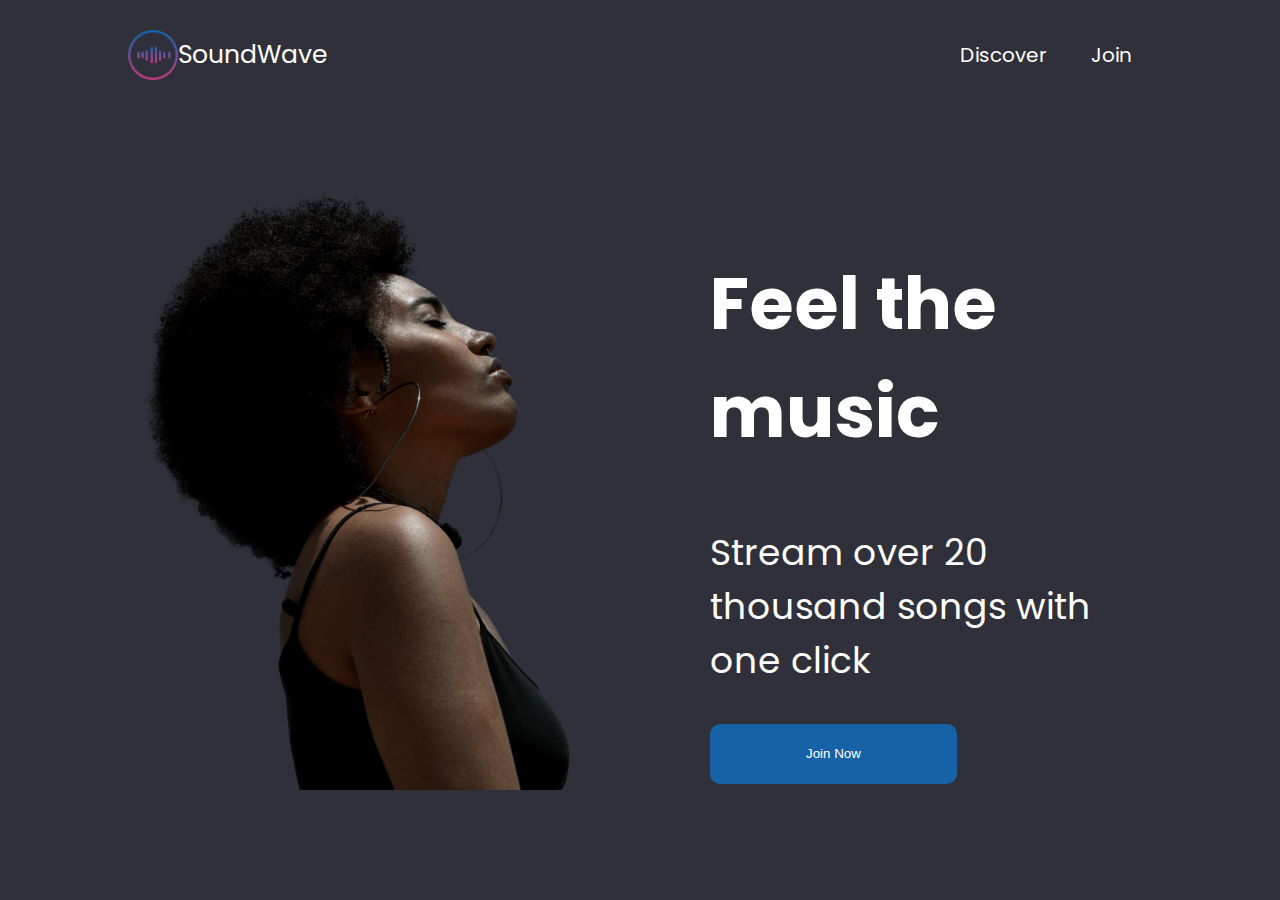
<file: index.html>
<!DOCTYPE html>
<!--[if lt IE 7]>      <html class="no-js lt-ie9 lt-ie8 lt-ie7"> <![endif]-->
<!--[if IE 7]>         <html class="no-js lt-ie9 lt-ie8"> <![endif]-->
<!--[if IE 8]>         <html class="no-js lt-ie9"> <![endif]-->
<!--[if gt IE 8]>      <html class="no-js"> <!--<![endif]-->
<html>
	<head>
		<meta charset="utf-8" />
		<meta http-equiv="X-UA-Compatible" content="IE=edge" />
		<title>SoundWave</title>
		<meta name="description" content="description" />
		<meta name="viewport" content="width=device-width, initial-scale=1" />
		<link rel="stylesheet" href="css/main.css" />
		<link
			href="https://fonts.googleapis.com/css2?family=Poppins:wght@200&display=swap"
			rel="stylesheet"
		/>
	</head>
	<body>
		<nav class="nav">
			<div class="brand">
				<a href=""><img class="logo" src="img/Logo.png" />SoundWave </a>
			</div>
			<div class="dropdown">
				<div class="navcontainer" onclick="navToggle(this)">
					<div class="bar1"></div>
					<div class="bar2"></div>
					<div class="bar3"></div>
				</div>
			</div>
			<div class="dropdown-content" id="dropdown-content">
				<a class="nav-item" href="discover.html">Discover</a>
				<a class="nav-item" href="join.html">Join</a>
			</div>
		</nav>
		<div class="container">
			<div class="col">
				<img src="img/home-image.png" class="home-image" alt="home-image">
			</div>
			<div class="col">
				<span class="home-text">
					<h2>Feel the music</h2>
					<p>Stream over 20 thousand songs with one click</p>
					<button class="home-button">Join Now</button>
				</span>
			</div>
		</div>
		<script src="scripts/main.js" async defer></script>
	</body>
</html>
</file>
<file: css/main.css>
body {
    background-color: #2F303A;
}

.nav {
    display: flex;
    margin: 30px 120px 0;
}

.logo {
    width: 50px;
    height: 50px;
}

.brand a {
    display: flex;
    align-items: center;
    font-family: Poppins;
    font-size: 25px;
    color: #FFFFFF;
    text-decoration: none;
}


@media only screen and (max-width: 768px) {
    .nav {
        display: flex;
        margin: 10px 10px 0;
    }
    .navcontainer {
        display: inline-block;
        cursor: pointer;
    }

    .bar1, .bar2, .bar3 {
        width: 35px;
        height: 5px;
        background-color: #fff;
        margin: 6px 0;
        transition: 0.4s;
    }

    .change .bar1 {
        -webkit-transform: rotate(-45deg) translate(-9px, 6px);
        transform: rotate(-45deg) translate(-9px, 6px);
    }

    .change .bar2 {
        opacity: 0;
    }

    .change .bar3 {
        -webkit-transform: rotate(45deg) translate(-8px, -8px);
        transform: rotate(45deg) translate(-8px, -8px);
    }
    .dropdown {
        position: absolute;
        right: 10px;
        display: inline-block;
        margin-left: auto;
    }
    
    .dropdown-content {
        display: none;
        position: absolute;
        list-style: none;
        text-align: center;
        left: 0;
        right: 0;
        top: 70px;
        width: 100%;
        padding: 12px 0px;
        font-family: Poppins;
        font-size: 20px;
    }
    
    .nav-item{
        text-decoration: none;
        color: #fff;
        display: block;
    }
    
    .nav-item:hover{
        text-decoration: none;
        color: #b1b0bb;
    }
}

.dropdown {
    margin-right: auto;
}

.dropdown-content {
    margin-top: 10px;
}

.nav-item{
    text-decoration: none;
    font-family: poppins;
    color: #fff;
    font-size: 20px;
    margin: 20px;
}

.nav-item:hover{
    text-decoration: none;
    color: #b1b0bb;
}

.container {
   display: flex;
}

.home-image {
    position: absolute;
    width: 430px;
    height: 600px;
    left: 140px;
    top: 190px;
}

.home-text {
    position: absolute;
    width: 420px;
    height: 600px;
    right: 150px;
    top: 190px;
}

.col {
    width: 100%;
    height: 700px;
    display: inline-block;
}

.home-button {
    padding: 10px;
    color: white;
    border: none;
    cursor: pointer;
    width: 246.9px;
    height: 60px;
    /* left: 960px; */
    /* top: 640px; */
    background: #1762A7;
    border-radius: 10px;
}

h2 {
    font-family: Poppins;
    font-size: 72px;
    /* line-height: 108px; */

    color: #FFFFFF;
}

p {
    font-family: Poppins;
    font-style: normal;
    font-weight: normal;
    font-size: 36px;
    line-height: 54px;

    color: #FFFFFF;
}
</file>
